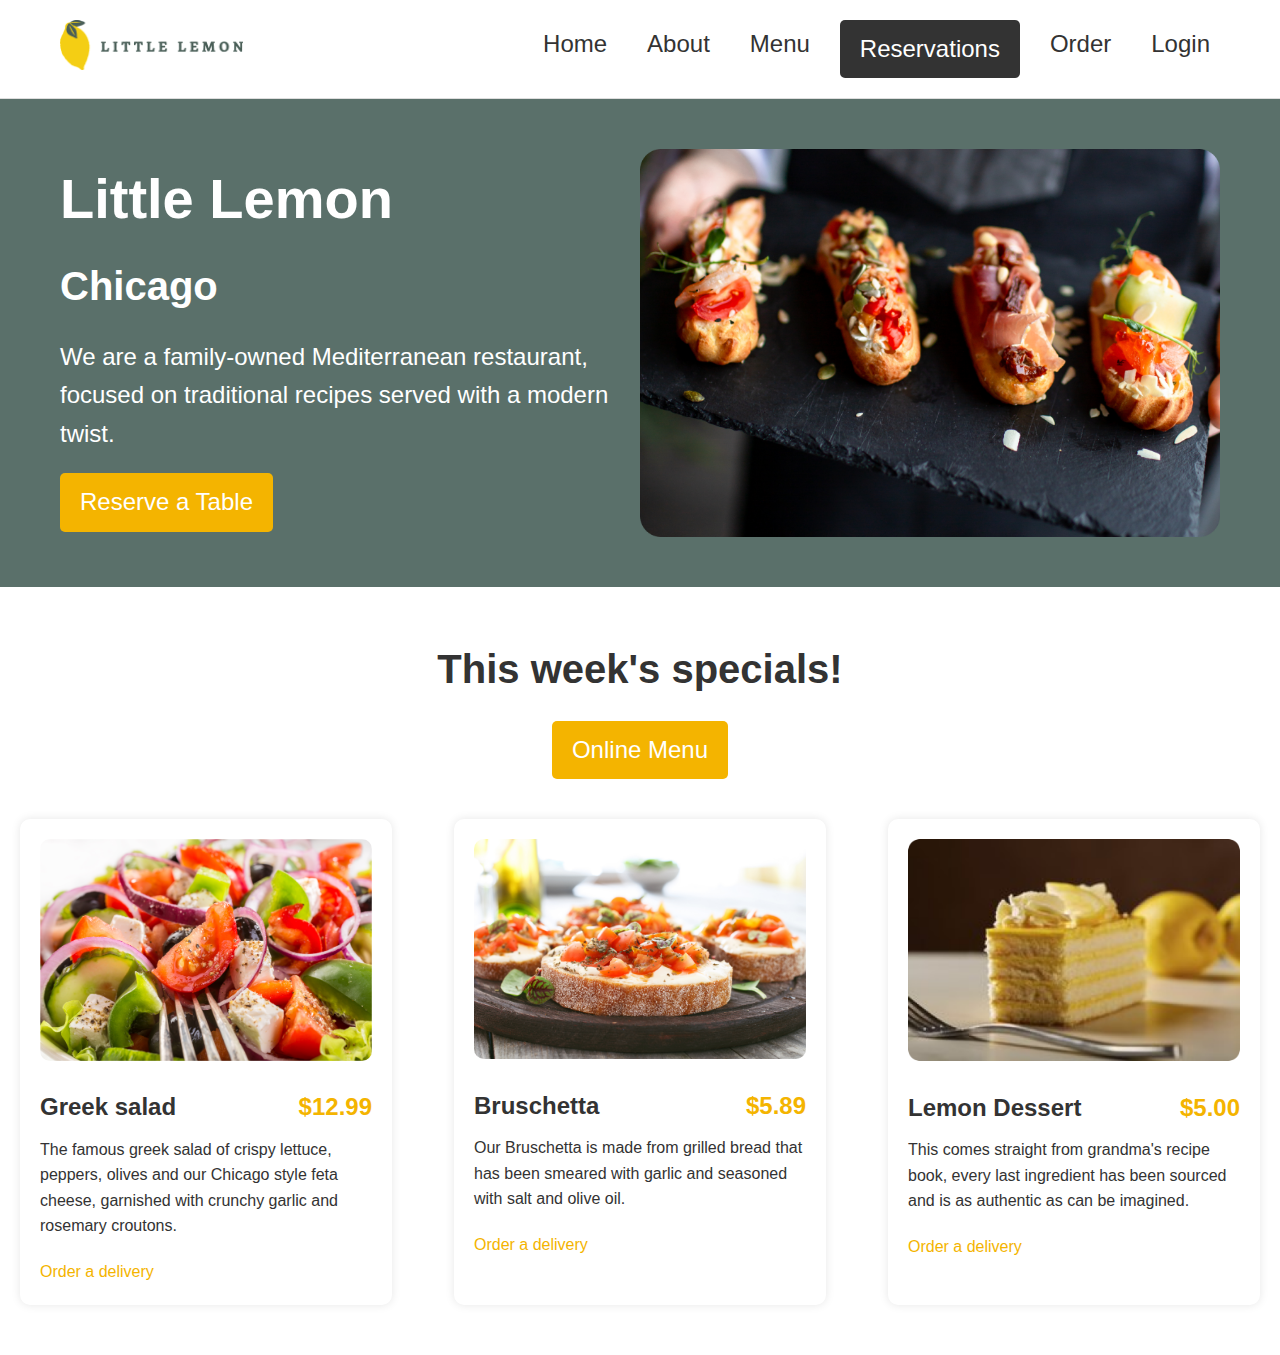
<file: index.html>
<!DOCTYPE html>
<html lang="en">
<head>
    <meta charset="UTF-8">
    <meta name="viewport" content="width=device-width, initial-scale=1.0">
    <title>Little Lemon</title>
    <link rel="stylesheet" href="styles.css">
</head>
<body>

    <header>
        <div class="container">
            <div class="logo">
                <img src="logo.png" alt="Little Lemon Logo">
            </div>
            <nav>
                <ul>
                    <li><a href="#" class="nav-button">Home</a></li>
                    <li><a href="#" class="nav-button">About</a></li>
                    <li><a href="#" class="nav-button">Menu</a></li>
                    <li><a href="#" class="reservation-button">Reservations</a></li>
                    <li><a href="#" class="nav-button">Order</a></li>
                    <li><a href="#" class="nav-button">Login</a></li>
                </ul>
            </nav>
        </div>
    </header>

    <div class="hero">
        <div class="container">
            <div class="hero-content">
                <h1>Little Lemon</h1>
                <h2>Chicago</h2>
                <p>We are a family-owned Mediterranean restaurant, focused on traditional recipes served with a modern twist.</p>
                <a href="reserve-table.html" class="button">Reserve a Table</a>
            </div>
            <div class="hero-image">
                <img src="food-cropped.png" alt="Delicious food">
            </div>
        </div>
    </div>

        </section>
        <section class="specials">
            <h2>This week's specials!</h2>
            <a href="#" class="button">Online Menu</a>
            <div class="specials-grid">
                <div class="special">
                    <img src="greek-salad.png" alt="Greek salad">
                    <h3>Greek salad <span>$12.99</span></h3>
                    <p>The famous greek salad of crispy lettuce, peppers, olives and our Chicago style feta cheese, garnished with crunchy garlic and rosemary croutons.</p>
                    <a href="#">Order a delivery</a>
                </div>
                <div class="special">
                    <img src="bruschetta.png" alt="Bruschetta">
                    <h3>Bruschetta <span>$5.89</span></h3>
                    <p>Our Bruschetta is made from grilled bread that has been smeared with garlic and seasoned with salt and olive oil.</p>
                    <a href="#">Order a delivery</a>
                </div>
                <div class="special">
                    <img src="lemon-dessert.png" alt="Lemon Dessert">
                    <h3>Lemon Dessert <span>$5.00</span></h3>
                    <p>This comes straight from grandma&apos;s recipe book, every last ingredient has been sourced and is as authentic as can be imagined.</p>
                    <a href="#">Order a delivery</a>
                </div>
            </div>
        </section>
    </main>
</body>
</html>
</file>
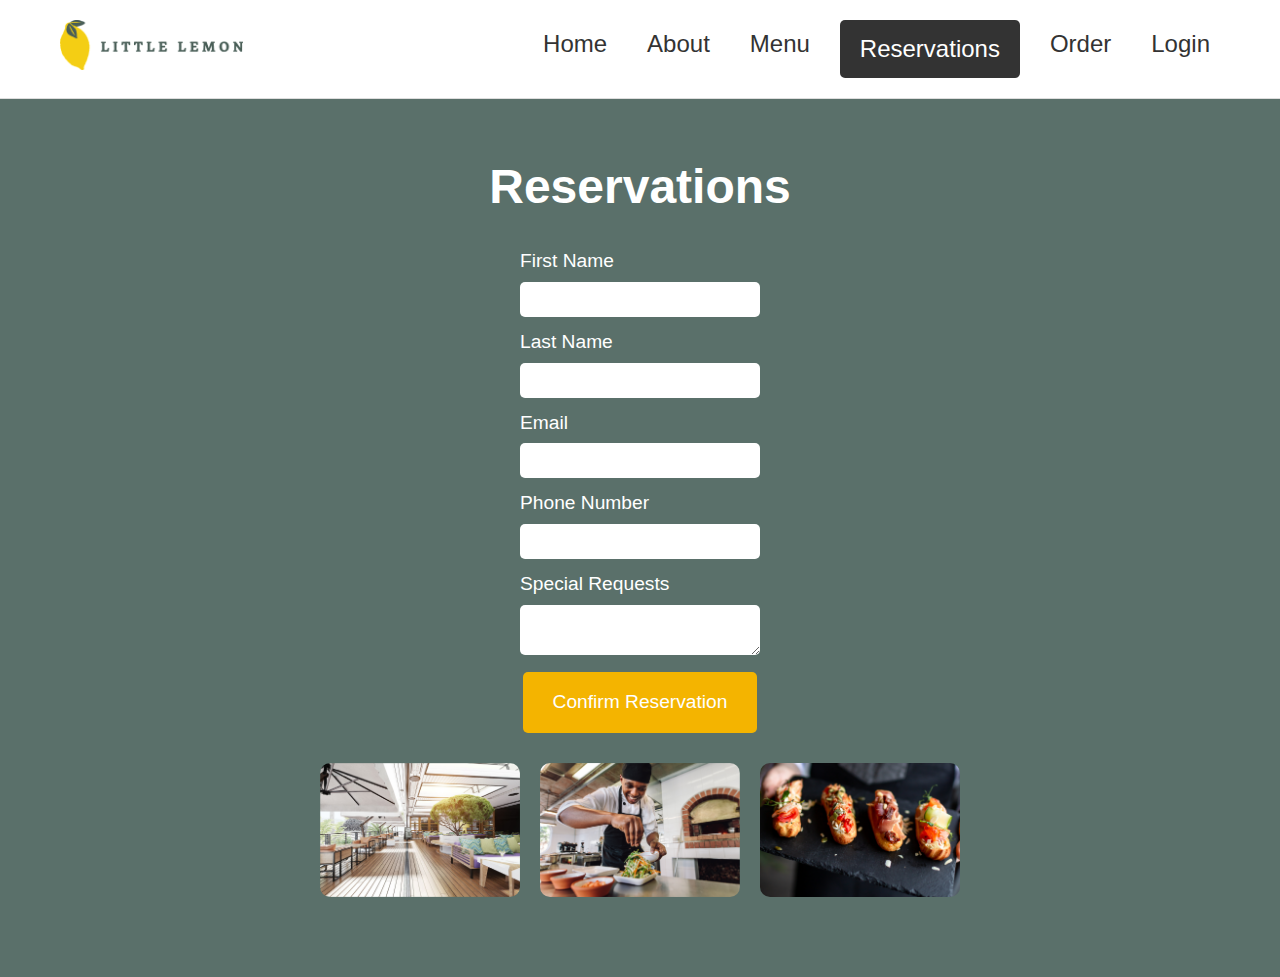
<file: confirmation.html>
<!DOCTYPE html>
<html lang="en">
<head>
    <meta charset="UTF-8">
    <meta name="viewport" content="width=device-width, initial-scale=1.0">
    <title>Confirm Reservation - Little Lemon</title>
    <link rel="stylesheet" href="confirmation.css">
</head>
<body>

    <header>
        <div class="container">
            <div class="logo">
                <img src="logo.png" alt="Little Lemon Logo">
            </div>
            <nav>
                <ul>
                    <li><a href="#" class="nav-button">Home</a></li>
                    <li><a href="#" class="nav-button">About</a></li>
                    <li><a href="#" class="nav-button">Menu</a></li>
                    <li><a href="#" class="reservation-button">Reservations</a></li>
                    <li><a href="#" class="nav-button">Order</a></li>
                    <li><a href="#" class="nav-button">Login</a></li>
                </ul>
            </nav>
        </div>
    </header>

    <main>
        <section class="reservation-confirmation">
            <h1>Reservations</h1>
            <form id="reservation-form">
                <div class="form-group">
                    <label for="first-name">First Name</label>
                    <input type="text" id="first-name" required>
                </div>
                <div class="form-group">
                    <label for="last-name">Last Name</label>
                    <input type="text" id="last-name" required>
                </div>
                <div class="form-group">
                    <label for="email">Email</label>
                    <input type="email" id="email" required>
                </div>
                <div class="form-group">
                    <label for="phone">Phone Number</label>
                    <input type="tel" id="phone" required>
                </div>
                <div class="form-group">
                    <label for="special-requests">Special Requests</label>
                    <textarea id="special-requests"></textarea>
                </div>
                <a href="#" class="button" id="confirm-reservation">Confirm Reservation</a>
            </form>
            <div class="reservation-images">
                <img src="restaurant.png" alt="Indoor Seating">
                <img src="sprinkle.png" alt="Chef">
                <img src="food-cropped.png" alt="Food">
            </div>
        </section>
        <div id="popup" class="popup">
            <div class="popup-content">
                <p>Your reservation has been confirmed. Check your email.</p>
                <button id="close-popup">Close</button>
            </div>
        </div>
    </main>
    <script src="confirmation.js"></script>
</body>
</html>
</file>
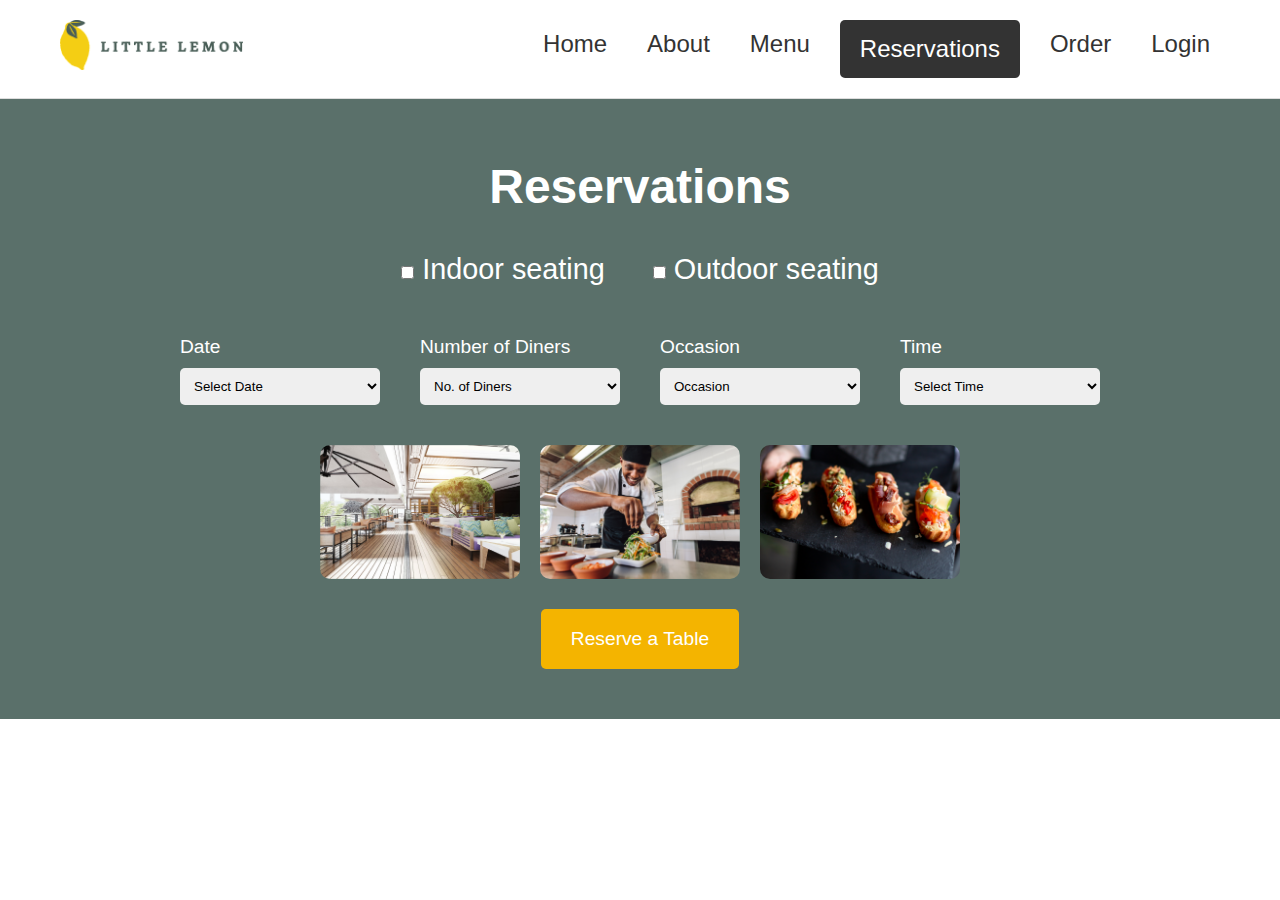
<file: reserve-table.html>
<!DOCTYPE html>
<html lang="en">
<head>
    <meta charset="UTF-8">
    <meta name="viewport" content="width=device-width, initial-scale=1.0">
    <title>Reservations</title>
    <link rel="stylesheet" href="reserve-table.css">
</head>
<body>

    <header>
        <div class="container">
            <div class="logo">
                <img src="logo.png" alt="Little Lemon Logo">
            </div>
            <nav>
                <ul>
                    <li><a href="#" class="nav-button">Home</a></li>
                    <li><a href="#" class="nav-button">About</a></li>
                    <li><a href="#" class="nav-button">Menu</a></li>
                    <li><a href="#" class="reservation-button">Reservations</a></li>
                    <li><a href="#" class="nav-button">Order</a></li>
                    <li><a href="#" class="nav-button">Login</a></li>
                </ul>
            </nav>
        </div>
    </header>

    <main>
        <section class="reservations-hero">
            <h1>Reservations</h1>
            <div class="seating-options">
                <label>
                    <input type="checkbox" id="indoor-seating">
                    Indoor seating
                </label>
                <label>
                    <input type="checkbox" id="outdoor-seating">
                    Outdoor seating
                </label>
            </div>
            <div class="reservation-form">
                <div class="form-group">
                    <label for="date">Date</label>
                    <select id="date">
                        <option>Select Date</option>
                        <option>July 12</option>
                        <option>July 13</option>
                        <option>July 14</option>
                    </select>
                </div>
                <div class="form-group">
                    <label for="diners">Number of Diners</label>
                    <select id="diners">
                        <option>No. of Diners</option>
                        <option>1</option>
                        <option>2</option>
                        <option>3</option>
                        <option>4</option>
                    </select>
                </div>
                <div class="form-group">
                    <label for="occasion">Occasion</label>
                    <select id="occasion">
                        <option>Occasion</option>
                        <option>Birthday</option>
                        <option>Anniversary</option>
                        <option>Business</option>
                    </select>
                </div>
                <div class="form-group">
                    <label for="time">Time</label>
                    <select id="time">
                        <option>Select Time</option>
                        <option>12:00 PM</option>
                        <option>1:00 PM</option>
                        <option>2:00 PM</option>
                    </select>
                </div>
            </div>
            <div class="reservation-images">
                <img src="restaurant.png" alt="Indoor Seating">
                <img src="sprinkle.png" alt="Chef">
                <img src="food-cropped.png" alt="Food">
            </div>
            <a href="confirmation.html" class="button">Reserve a Table</a>
        </section>
    </main>
    <script src="reserve-table.js"></script>
</body>
</html>
</file>
<file: styles.css>
* {
    margin: 0;
    padding: 0;
    box-sizing: border-box;
}

body {
    font-family: Arial, sans-serif;
    color: #333;
    line-height: 1.6;
}

.container {
    max-width: 1200px;
    margin: 0 auto;
    padding: 0 20px;
}

header {
    background: #fff;
    padding: 20px 0;
    border-bottom: 1px solid #ddd;
}

header .container {
    display: flex;
    align-items: center;
    justify-content: space-between;
}


.logo img {
    height: 50px;
}

nav ul {
    list-style: none;
    display: flex;
    gap: 20px;
}

nav ul li {
    display: inline;
}

nav ul li a {
    text-decoration: none;
    color: #333;
}

nav ul li .reservation-button {
    display: inline-block;
    padding: 10px 20px;
    background: #333; /* Button background color */
    color: white; /* Text color */
    border-radius: 5px;
    text-decoration: none;
    font-size: 1.5em;
}

nav ul li .nav-button {
    display: inline-block;
    padding: 5px 10px;
    background: white; /* Button background color */
    color: #333; /* Text color */
    border-radius: 5px;
    text-decoration: none;
    font-size: 1.5em;
}

.hero {
    background: #5a706a;
    color: #fff;
    padding: 50px 0;
}

.hero .container {
    display: flex;
    align-items: center;
    justify-content: space-between;
}

.hero-content {
    flex: 1;
}

.hero-image {
    flex: 1;
    display: flex;
    justify-content: center;
    align-items: center;
}

.hero-image img {
    max-width: 100%;
    height: auto;
    border-radius: 5px;
}

.hero h1 {
    font-size: 3.5em;
    margin-bottom: 10px;
}

.hero h2 {
    font-size: 2.5em;
    margin-bottom: 20px;
}

.hero p {
    margin-bottom: 20px;
    border-radius: 10px;
    font-size: 1.5em;
}

.hero .button {
    font-size: 1.5em;
    display: inline-block;
    padding: 10px 20px;
    background: #f4b400;
    color: #fff;
    text-decoration: none;
    border-radius: 5px;
}

.specials {
    padding: 50px 20px;
    text-align: center;
}

.specials h2 {
    font-size: 2.5em;
    margin-bottom: 20px;
}

.specials .button {
    font-size: 1.5em;
    display: inline-block;
    padding: 10px 20px;
    background: #f4b400;
    color: #fff;
    text-decoration: none;
    border-radius: 5px;
    margin-bottom: 40px;
}

.specials-grid {
    display: flex;
    justify-content: space-between;
}

.special {
    background: #fff;
    padding: 20px;
    border-radius: 10px;
    box-shadow: 0 0 10px rgba(0, 0, 0, 0.1);
    max-width: 30%;
    text-align: left;
}

.special img {
    max-width: 100%;
    border-radius: 10px;
    margin-bottom: 20px;
}

.special h3 {
    margin-bottom: 10px;
    font-size: 1.5em;
}

.special h3 span {
    float: right;
    color: #f4b400;
}

.special p {
    margin-bottom: 20px;
}

.special a {
    color: #f4b400;
    text-decoration: none;
}
</file>
<file: confirmation.css>
* {
    margin: 0;
    padding: 0;
    box-sizing: border-box;
}

body {
    font-family: Arial, sans-serif;
    color: #333;
    line-height: 1.6;
}

.container {
    max-width: 1200px;
    margin: 0 auto;
    padding: 0 20px;
}

header {
    background: #fff;
    padding: 20px 0;
    border-bottom: 1px solid #ddd;
}

header .container {
    display: flex;
    align-items: center;
    justify-content: space-between;
}


.logo img {
    height: 50px;
}

nav ul {
    list-style: none;
    display: flex;
    gap: 20px;
}

nav ul li {
    display: inline;
}

nav ul li a {
    text-decoration: none;
    color: #333;
}

nav ul li .reservation-button {
    display: inline-block;
    padding: 10px 20px;
    background: #333; /* Button background color */
    color: white; /* Text color */
    border-radius: 5px;
    text-decoration: none;
    font-size: 1.5em;
}

nav ul li .nav-button {
    display: inline-block;
    padding: 5px 10px;
    background: white; /* Button background color */
    color: #333; /* Text color */
    border-radius: 5px;
    text-decoration: none;
    font-size: 1.5em;
}

.reservation-confirmation {
    background: #5a706a;
    color: #fff;
    padding: 50px 20px;
    text-align: center;
}

.reservation-confirmation h1 {
    font-size: 3em;
    margin-bottom: 20px;
}

.form-group {
    margin: 10px 500px;
    text-align: left;
}

.form-group label {
    display: block;
    margin-bottom: 5px;
    font-size: 1.2em;
}

.form-group input,
.form-group textarea {
    width: 100%;
    padding: 10px;
    border: none;
    border-radius: 5px;
}

.reservation-images {
    display: flex;
    justify-content: center;
    margin: 30px 0;
}

.reservation-images img {
    margin: 0 10px;
    width: 200px;
    border-radius: 10px;
}

.button {
    display: inline-block;
    padding: 15px 30px;
    background: #f4b400;
    color: #fff;
    text-decoration: none;
    border-radius: 5px;
    font-size: 1.2em;
    cursor: pointer;
}

.popup {
    display: none;
    position: fixed;
    top: 0;
    left: 0;
    width: 100%;
    height: 100%;
    background: rgba(0, 0, 0, 0.5);
    justify-content: center;
    align-items: center;
}

.popup-content {
    background: #fff;
    padding: 20px;
    border-radius: 5px;
    text-align: center;
}

.popup-content p {
    font-size: 1.2em;
    margin-bottom: 20px;
}

#close-popup {
    padding: 10px 20px;
    background: #f4b400;
    color: #fff;
    border: none;
    border-radius: 5px;
    cursor: pointer;
}
</file>
<file: reserve-table.css>
* {
    margin: 0;
    padding: 0;
    box-sizing: border-box;
}

body {
    font-family: Arial, sans-serif;
    color: #333;
    line-height: 1.6;
}

.container {
    max-width: 1200px;
    margin: 0 auto;
    padding: 0 20px;
}

header {
    background: #fff;
    padding: 20px 0;
    border-bottom: 1px solid #ddd;
}

header .container {
    display: flex;
    align-items: center;
    justify-content: space-between;
}


.logo img {
    height: 50px;
}

nav ul {
    list-style: none;
    display: flex;
    gap: 20px;
}

nav ul li {
    display: inline;
}

nav ul li a {
    text-decoration: none;
    color: #333;
}

nav ul li .reservation-button {
    display: inline-block;
    padding: 10px 20px;
    background: #333; /* Button background color */
    color: white; /* Text color */
    border-radius: 5px;
    text-decoration: none;
    font-size: 1.5em;
}

nav ul li .nav-button {
    display: inline-block;
    padding: 5px 10px;
    background: white; /* Button background color */
    color: #333; /* Text color */
    border-radius: 5px;
    text-decoration: none;
    font-size: 1.5em;
}

.reservations-hero {
    background: #5a706a;
    color: #fff;
    padding: 50px 20px;
    text-align: center;
}

.reservations-hero h1 {
    font-size: 3em;
    margin-bottom: 20px;
}

.seating-options {
    font-size: 1.5em;
    margin-bottom: 30px;
}

.seating-options label {
    font-size: 1em;
    margin: 0 20px;
    font-size: 1.2em;
}

.reservation-form {
    display: flex;
    justify-content: center;
    flex-wrap: wrap;
    margin-bottom: 30px;
}

.form-group {
    margin: 10px 20px;
    text-align: left;
}

.form-group label {
    display: block;
    margin-bottom: 5px;
    font-size: 1.2em;
}

.form-group select {
    width: 200px;
    padding: 10px;
    border: none;
    border-radius: 5px;
}

.reservation-images {
    display: flex;
    justify-content: center;
    margin-bottom: 30px;
}

.reservation-images img {
    margin: 0 10px;
    width: 200px;
    border-radius: 10px;
}

.button {
    display: inline-block;
    padding: 15px 30px;
    background: #f4b400;
    color: #fff;
    text-decoration: none;
    border-radius: 5px;
    font-size: 1.2em;
}
</file>
